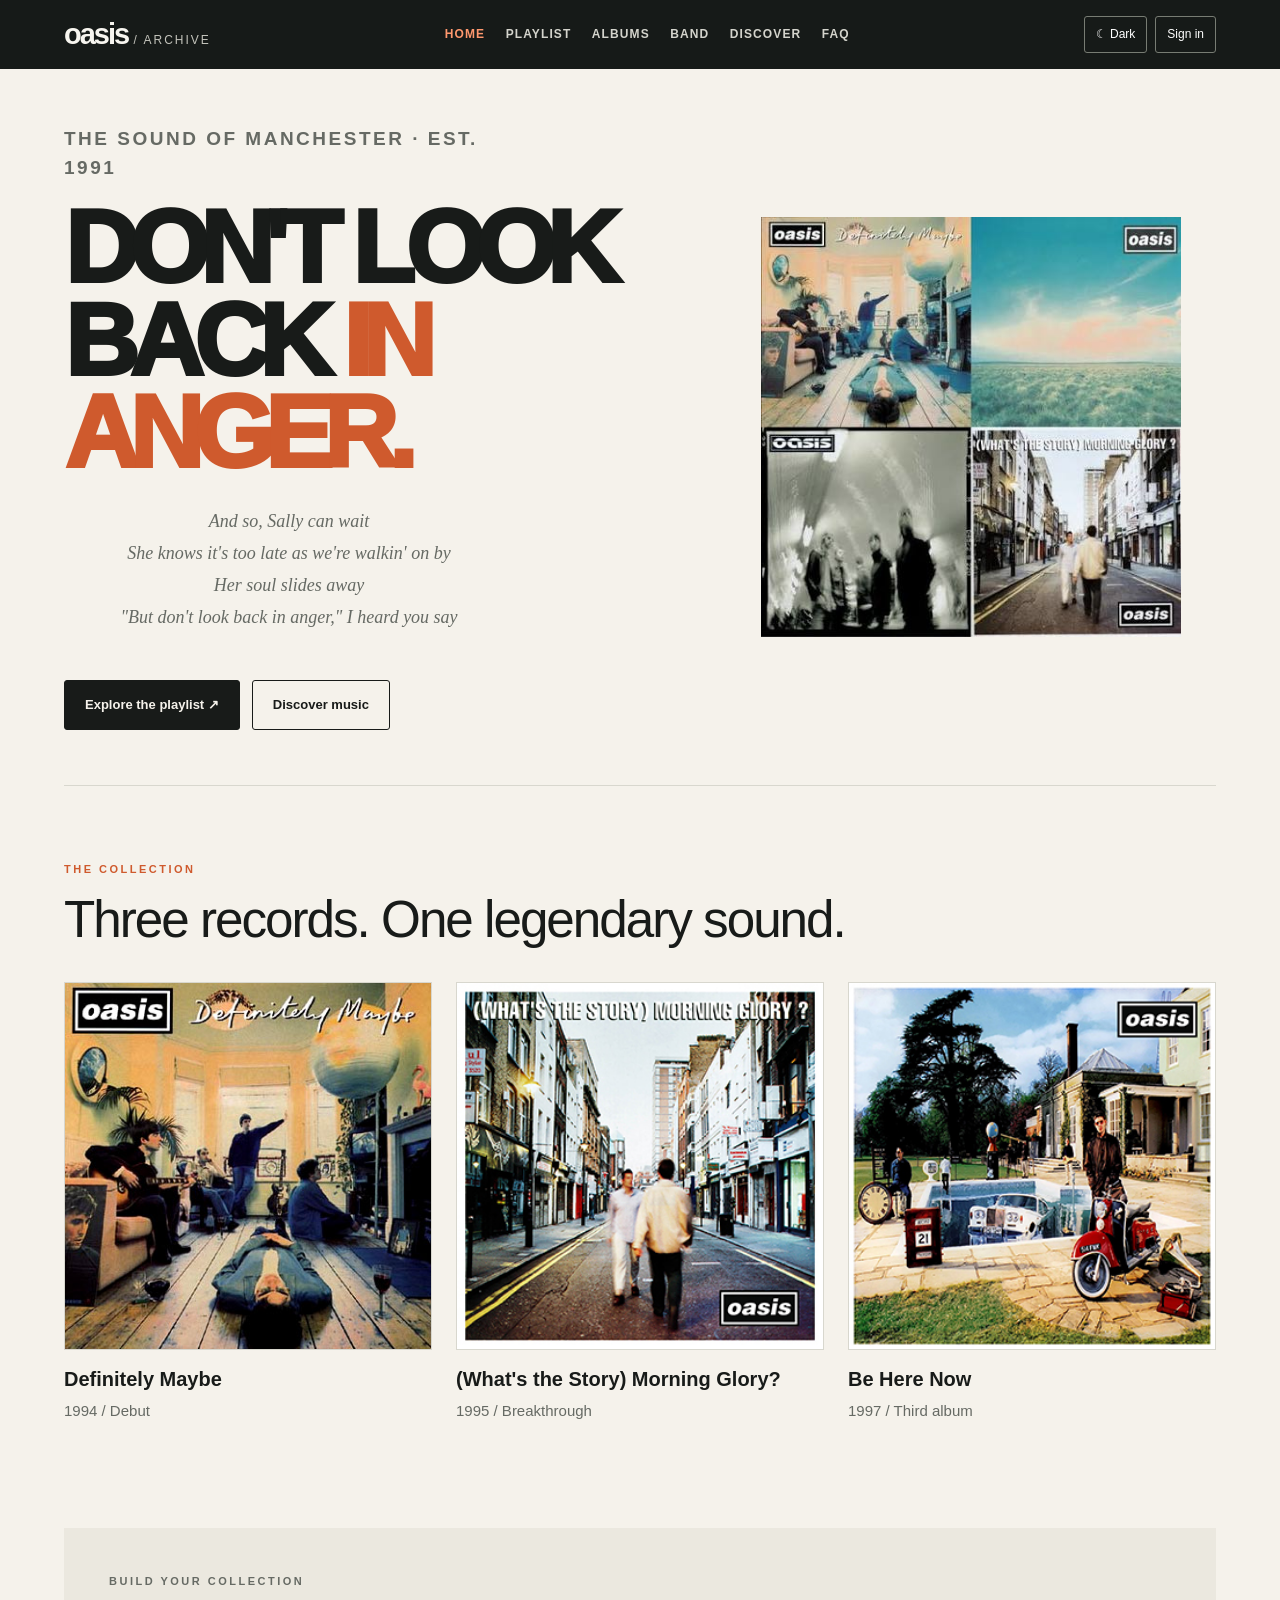
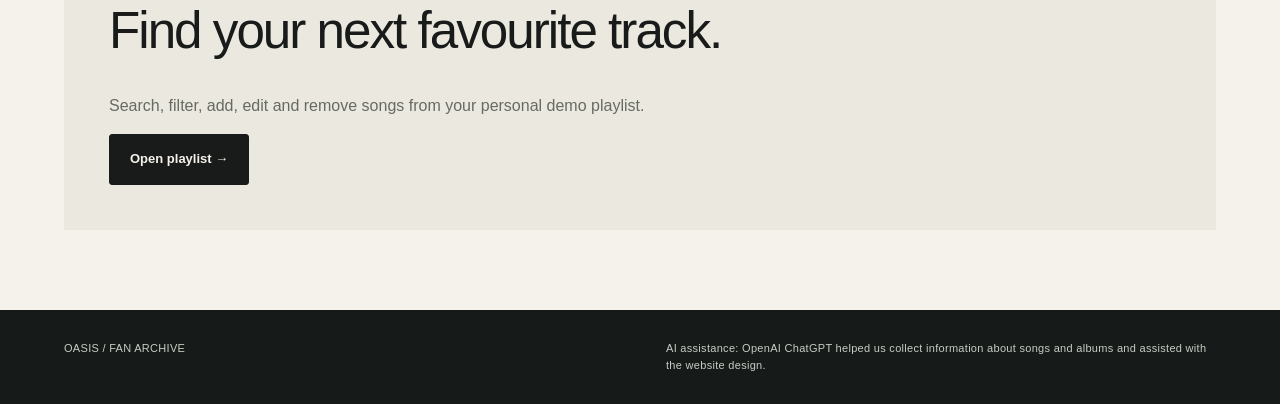
<file: index.html>
<!doctype html>
<html lang="en">
  <head>
    <meta charset="UTF-8">
    <meta name="viewport" content="width=device-width,initial-scale=1">
    <meta name="description" content="Oasis music fan archive and interactive playlist">
    <title>Home | Oasis Archive</title>
    <link rel="stylesheet" href="vendor/bootstrap-5.3.3.min.css">
    <link rel="stylesheet" href="style.css">
  </head>
  <body data-page="index">
    <header class="site-header">
      <a class="brand" href="index.html">oasis<p> / archive</p></a>
      <nav aria-label="Main navigation">
        <a href="index.html" class="nav-link">Home</a>
        <a href="songs.html" class="nav-link">Playlist</a>
        <a href="albums.html" class="nav-link">Albums</a>
        <a href="artists.html" class="nav-link">Band</a>
        <a href="discover.html" class="nav-link">Discover</a>
        <a href="faq.html" class="nav-link">FAQ</a>
      </nav>
      <div class="header-actions">
        <button type="button" class="utility" id="theme-toggle">☾ Theme</button>
        <button type="button" class="utility" id="auth-toggle">Sign in</button>
      </div>
    </header>
    <main class="site-main">
      <section class="home-hero">
        <div class="hero-copy">
          <p class="eyebrow">THE SOUND OF MANCHESTER · EST. 1991</p>
          <h1>DON'T LOOK BACK <em>IN ANGER.</em></h1>
          <div class="hero-lyrics">
            <p>And so, Sally can wait</p>
            <p>She knows it's too late as we're walkin' on by</p>
            <p>Her soul slides away</p>
            <p>"But don't look back in anger," I heard you say</p>
          </div>
          <div class="hero-buttons">
            <a class="primary-button" href="songs.html">Explore the playlist ↗</a>
            <a class="outline-button" href="discover.html">Discover music</a>
          </div>
        </div>
        <img src="images/allAlbums.jpg" alt="Oasis album artwork collage">
      </section>
      <section class="intro-section">
        <p class="eyebrow">THE COLLECTION</p>
        <h2>Three records. One legendary sound.</h2>
        <div class="album-grid">
          <a class="album-card" href="albums.html">
            <img src="images/definitely-maybe.jpg" alt="Definitely Maybe">
            <strong>Definitely Maybe</strong>
            <p>1994 / Debut</p>
          </a>
          <a class="album-card" href="albums.html">
            <img src="images/morning-glory.jpg" alt="Morning Glory">
            <strong>(What's the Story) Morning Glory?</strong>
            <p>1995 / Breakthrough</p>
          </a>
          <a class="album-card" href="albums.html">
            <img src="images/be-here-now.jpg" alt="Be Here Now">
            <strong>Be Here Now</strong>
            <p>1997 / Third album</p>
          </a>
        </div>
      </section>
      <section class="feature-banner">
        <p class="eyebrow">BUILD YOUR COLLECTION</p>
        <h2>Find your next favourite track.</h2>
        <p>Search, filter, add, edit and remove songs from your personal demo playlist.</p>
        <a class="primary-button" href="songs.html">Open playlist →</a>
      </section>
    </main>
    <footer class="site-footer">
      <p>OASIS / FAN ARCHIVE</p>
      <p>AI assistance: OpenAI ChatGPT helped us collect information about songs and albums and assisted with the website design.</p>
    </footer>
    <dialog id="auth-dialog" class="auth-dialog">
      <form id="auth-form" novalidate>
        <button type="button" class="close-dialog" id="auth-close" aria-label="Close">×</button>
        <h2>Fan sign in</h2>
        <p>Local demo sign-in. No password is collected or sent to a server.</p>
        <label for="auth-name">Your name</label>
        <input id="auth-name" type="text" minlength="2" maxlength="40" required placeholder="Your name">
        <label for="auth-email">Email</label>
        <input id="auth-email" type="email" required placeholder="you@example.com">
        <p id="auth-error" role="alert"></p>
        <button class="primary-button" type="submit">Sign in</button>
      </form>
    </dialog>
    <script src="vendor/jquery-3.7.1.min.js"></script>
    <script src="js/shared.js"></script>
  </body>
</html>
</file>
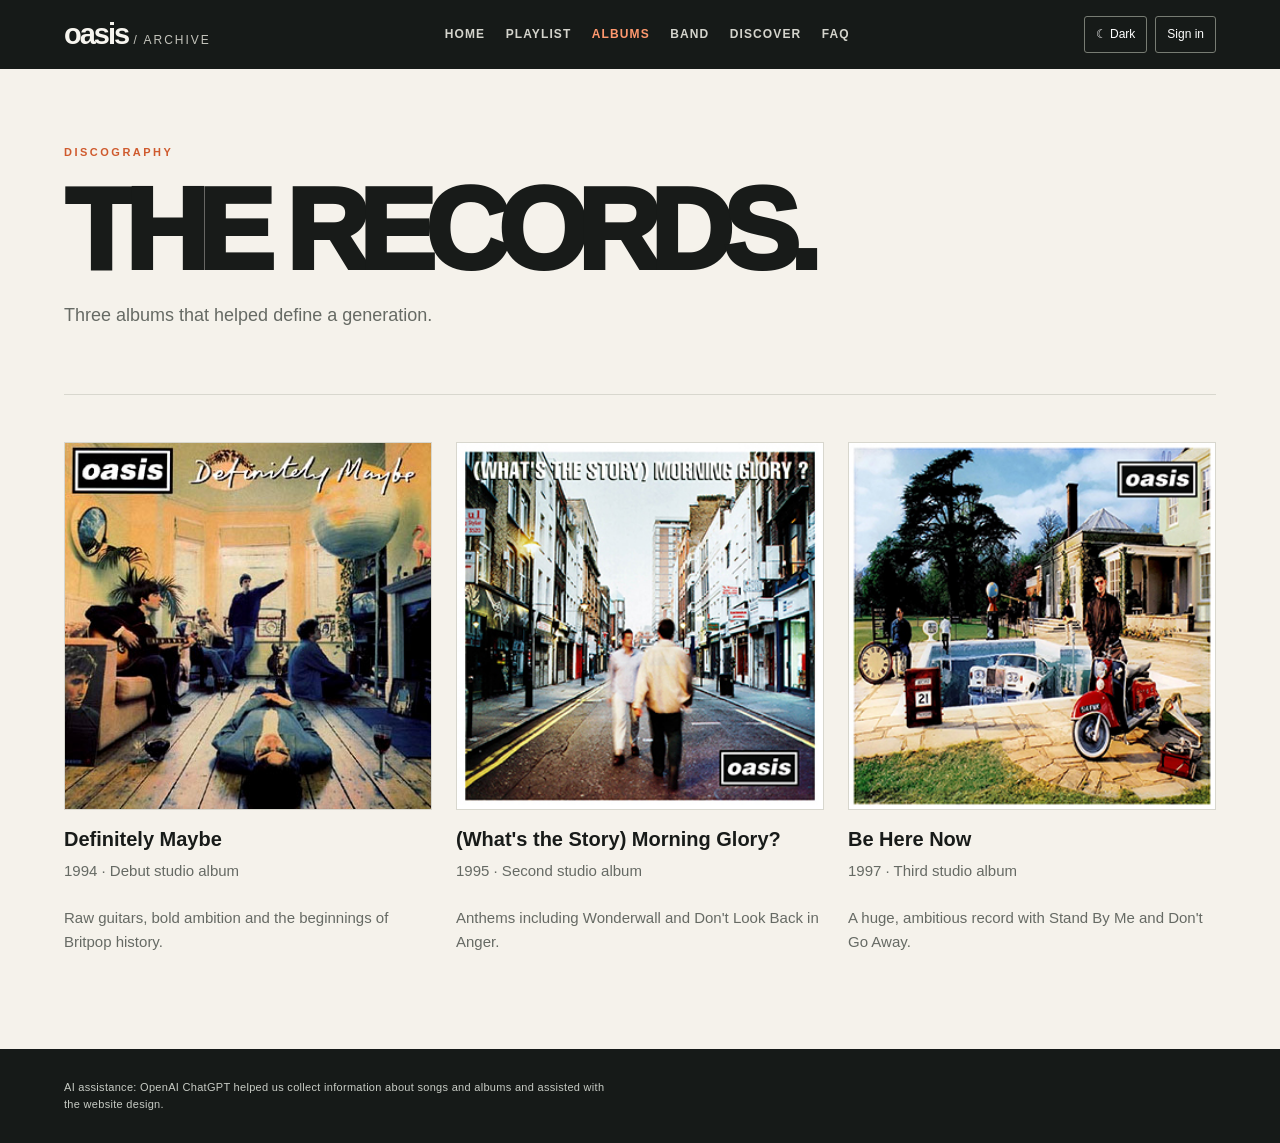
<file: albums.html>
<!doctype html>
<html lang="en">
  <head>
    <meta charset="UTF-8">
    <meta name="viewport" content="width=device-width,initial-scale=1">
    <meta name="description" content="Oasis music fan archive and interactive playlist">
    <title>Albums | Oasis Archive</title>
    <link rel="stylesheet" href="vendor/bootstrap-5.3.3.min.css">
    <link rel="stylesheet" href="style.css">
  </head>
  <body data-page="albums">
    <header class="site-header">
      <a class="brand" href="index.html">oasis<p> / archive</p></a>
      <nav aria-label="Main navigation">
        <a href="index.html" class="nav-link">Home</a>
        <a href="songs.html" class="nav-link">Playlist</a>
        <a href="albums.html" class="nav-link">Albums</a>
        <a href="artists.html" class="nav-link">Band</a>
        <a href="discover.html" class="nav-link">Discover</a>
        <a href="faq.html" class="nav-link">FAQ</a>
      </nav>
      <div class="header-actions">
        <button type="button" class="utility" id="theme-toggle">☾ Theme</button>
        <button type="button" class="utility" id="auth-toggle">Sign in</button>
      </div>
    </header>
    <main class="site-main">
      <div class="page-heading">
        <p class="eyebrow">DISCOGRAPHY</p>
        <h1>THE RECORDS.</h1>
        <p>Three albums that helped define a generation.</p>
      </div>
      <div class="album-grid large">
        <article class="album-card">
          <button class="album-open" data-image="images/definitely-maybe.jpg" data-title="Definitely Maybe">
            <img src="images/definitely-maybe.jpg" alt="Definitely Maybe album cover">
          </button>
          <strong>Definitely Maybe</strong>
          <p>1994 · Debut studio album</p>
          <p>Raw guitars, bold ambition and the beginnings of Britpop history.</p>
        </article>
        <article class="album-card">
          <button class="album-open" data-image="images/morning-glory.jpg" data-title="(What's the Story) Morning Glory?">
            <img src="images/morning-glory.jpg" alt="Morning Glory album cover">
          </button>
          <strong>(What's the Story) Morning Glory?</strong>
          <p>1995 · Second studio album</p>
          <p>Anthems including Wonderwall and Don't Look Back in Anger.</p>
        </article>
        <article class="album-card">
          <button class="album-open" data-image="images/be-here-now.jpg" data-title="Be Here Now">
            <img src="images/be-here-now.jpg" alt="Be Here Now album cover">
          </button>
          <strong>Be Here Now</strong>
          <p>1997 · Third studio album</p>
          <p>A huge, ambitious record with Stand By Me and Don't Go Away.</p>
        </article>
      </div>
      <dialog id="album-dialog" class="album-dialog">
        <button type="button" id="album-close" class="close-dialog">×</button>
        <img id="album-large" alt="Expanded album artwork">
        <p id="album-caption"></p>
      </dialog>
    </main>
    <footer class="site-footer">
      <p>AI assistance: OpenAI ChatGPT helped us collect information about songs and albums and assisted with the website design.</p>
    </footer>
    <dialog id="auth-dialog" class="auth-dialog">
      <form id="auth-form" novalidate>
        <button type="button" class="close-dialog" id="auth-close" aria-label="Close">×</button>
        <h2>Fan sign in</h2>
        <p>Local demo sign-in. No password is collected or sent to a server.</p>
        <label for="auth-name">Your name</label>
        <input id="auth-name" type="text" minlength="2" maxlength="40" required placeholder="Your name">
        <label for="auth-email">Email</label>
        <input id="auth-email" type="email" required placeholder="you@example.com">
        <p id="auth-error" role="alert"></p>
        <button class="primary-button" type="submit">Sign in</button>
      </form>
    </dialog>
    <script src="vendor/jquery-3.7.1.min.js"></script>
    <script src="js/shared.js"></script>
  </body>
</html>
</file>
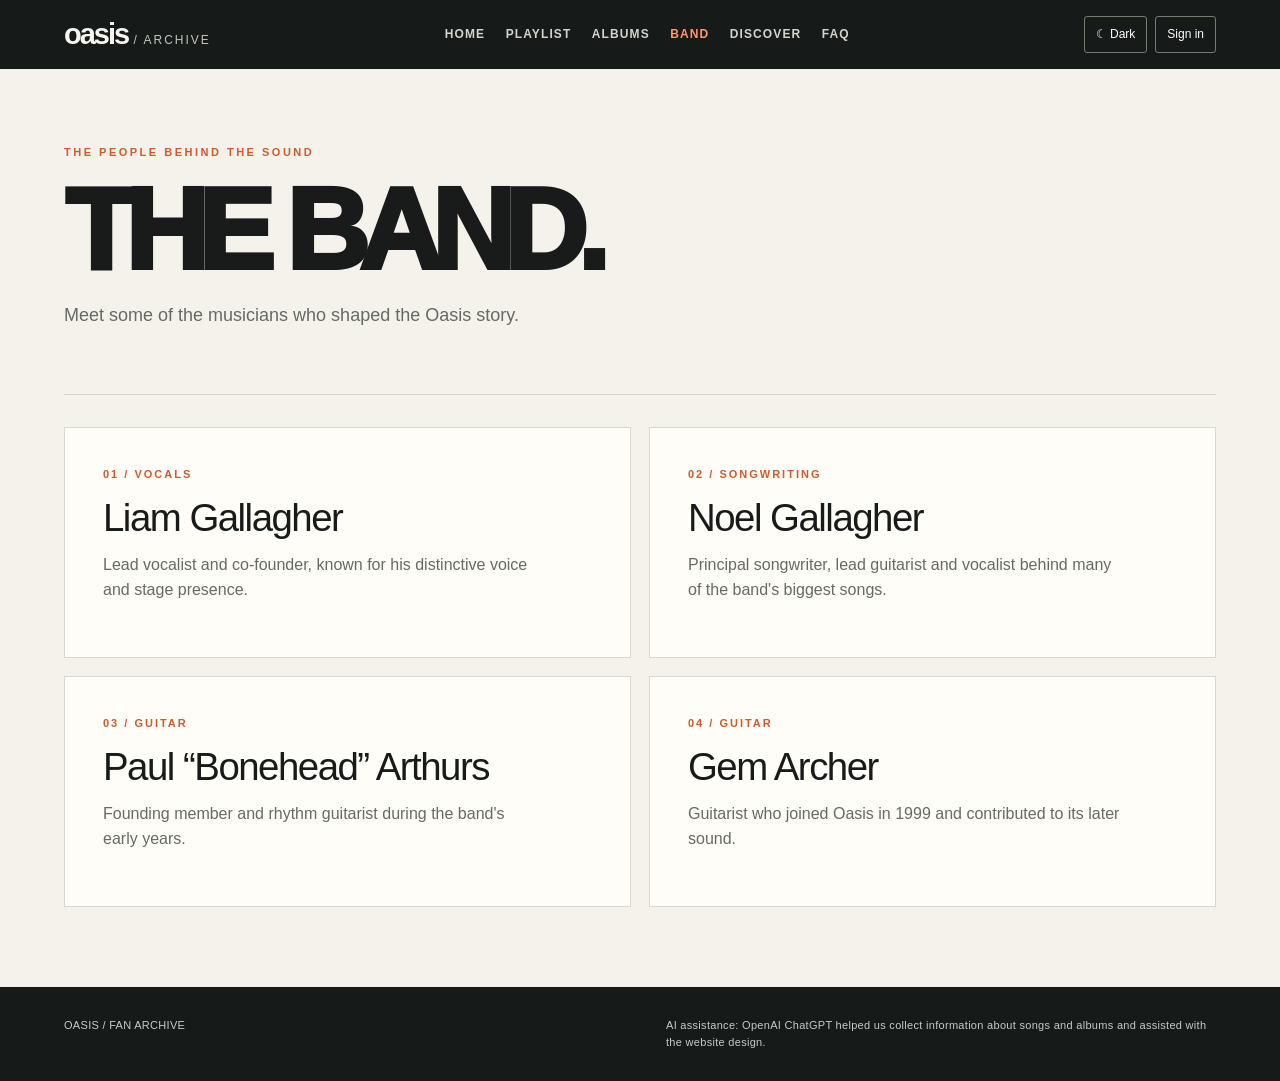
<file: artists.html>
<!doctype html>
<html lang="en">
  <head>
    <meta charset="UTF-8">
    <meta name="viewport" content="width=device-width,initial-scale=1">
    <meta name="description" content="Oasis music fan archive and interactive playlist">
    <title>The Band | Oasis Archive</title>
    <link rel="stylesheet" href="vendor/bootstrap-5.3.3.min.css">
    <link rel="stylesheet" href="style.css">
  </head>
  <body data-page="artists">
    <header class="site-header">
      <a class="brand" href="index.html">oasis<p> / archive</p></a>
      <nav aria-label="Main navigation">
        <a href="index.html" class="nav-link">Home</a>
        <a href="songs.html" class="nav-link">Playlist</a>
        <a href="albums.html" class="nav-link">Albums</a>
        <a href="artists.html" class="nav-link">Band</a>
        <a href="discover.html" class="nav-link">Discover</a>
        <a href="faq.html" class="nav-link">FAQ</a>
      </nav>
      <div class="header-actions">
        <button type="button" class="utility" id="theme-toggle">☾ Theme</button>
        <button type="button" class="utility" id="auth-toggle">Sign in</button>
      </div>
    </header>
    <main class="site-main">
      <div class="page-heading">
        <p class="eyebrow">THE PEOPLE BEHIND THE SOUND</p>
        <h1>THE BAND.</h1>
        <p>Meet some of the musicians who shaped the Oasis story.</p>
      </div>
      <div class="people-grid">
        <article>
          <p class="person-number">01 / VOCALS</p>
          <h2>Liam Gallagher</h2>
          <p>Lead vocalist and co-founder, known for his distinctive voice and stage presence.</p>
        </article>
        <article>
          <p class="person-number">02 / SONGWRITING</p>
          <h2>Noel Gallagher</h2>
          <p>Principal songwriter, lead guitarist and vocalist behind many of the band's biggest songs.</p>
        </article>
        <article>
          <p class="person-number">03 / GUITAR</p>
          <h2>Paul “Bonehead” Arthurs</h2>
          <p>Founding member and rhythm guitarist during the band's early years.</p>
        </article>
        <article>
          <p class="person-number">04 / GUITAR</p>
          <h2>Gem Archer</h2>
          <p>Guitarist who joined Oasis in 1999 and contributed to its later sound.</p>
        </article>
      </div>
    </main>
    <footer class="site-footer">
      <p>OASIS / FAN ARCHIVE</p>
      <p>AI assistance: OpenAI ChatGPT helped us collect information about songs and albums and assisted with the website design.</p>
    </footer>
    <dialog id="auth-dialog" class="auth-dialog">
      <form id="auth-form" novalidate>
        <button type="button" class="close-dialog" id="auth-close" aria-label="Close">×</button>
        <h2>Fan sign in</h2>
        <p>Local demo sign-in. No password is collected or sent to a server.</p>
        <label for="auth-name">Your name</label>
        <input id="auth-name" type="text" minlength="2" maxlength="40" required placeholder="Your name">
        <label for="auth-email">Email</label>
        <input id="auth-email" type="email" required placeholder="you@example.com">
        <p id="auth-error" role="alert"></p>
        <button class="primary-button" type="submit">Sign in</button>
      </form>
    </dialog>
    <script src="vendor/jquery-3.7.1.min.js"></script>
    <script src="js/shared.js"></script>
  </body>
</html>
</file>
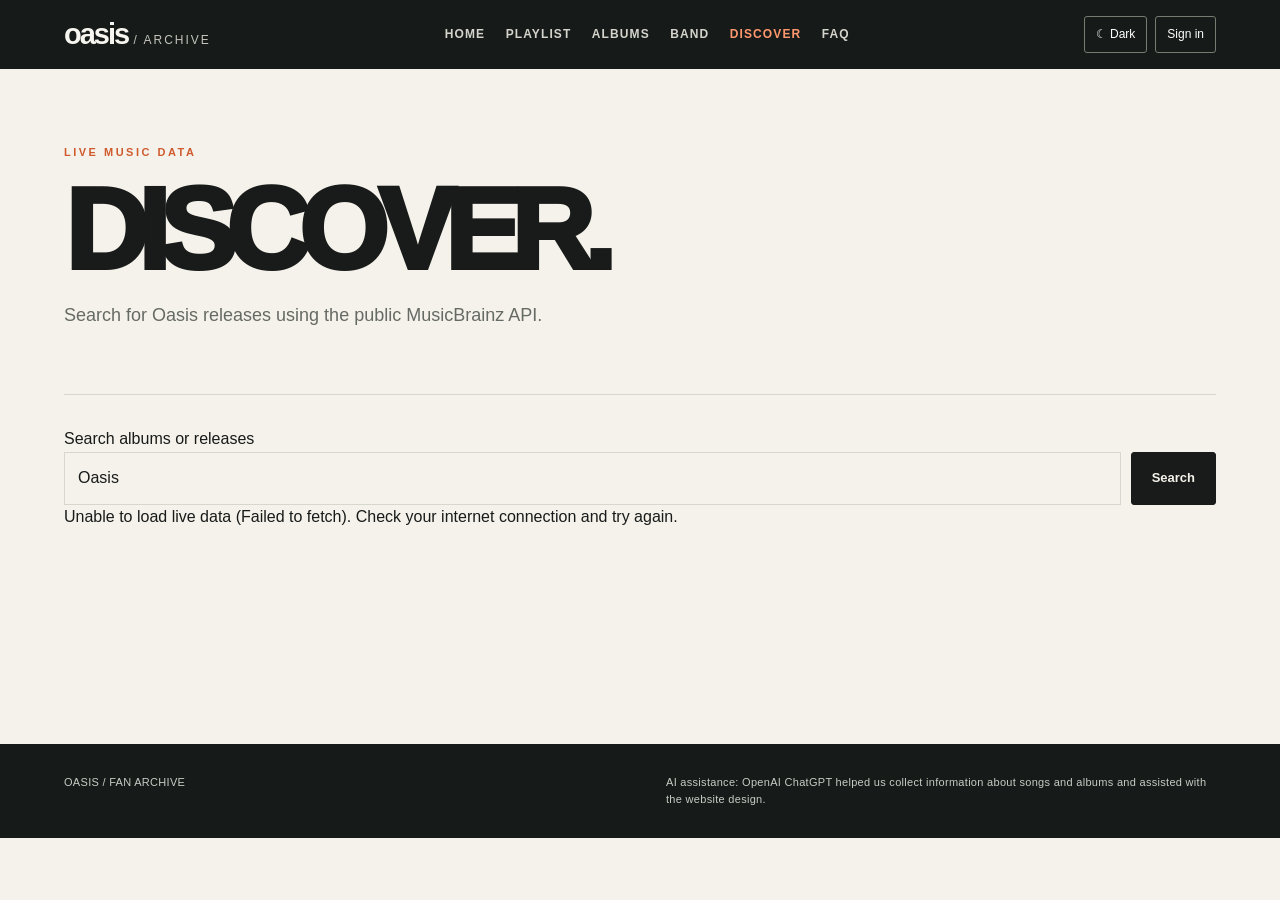
<file: discover.html>
<!doctype html>
<html lang="en">
  <head>
    <meta charset="UTF-8">
    <meta name="viewport" content="width=device-width,initial-scale=1">
    <meta name="description" content="Oasis music fan archive and interactive playlist">
    <title>Discover | Oasis Archive</title>
    <link rel="stylesheet" href="vendor/bootstrap-5.3.3.min.css">
    <link rel="stylesheet" href="style.css">
  </head>
  <body data-page="discover">
    <header class="site-header">
      <a class="brand" href="index.html">oasis<p> / archive</p></a>
      <nav aria-label="Main navigation">
        <a href="index.html" class="nav-link">Home</a>
        <a href="songs.html" class="nav-link">Playlist</a>
        <a href="albums.html" class="nav-link">Albums</a>
        <a href="artists.html" class="nav-link">Band</a>
        <a href="discover.html" class="nav-link">Discover</a>
        <a href="faq.html" class="nav-link">FAQ</a>
      </nav>
      <div class="header-actions">
        <button type="button" class="utility" id="theme-toggle">☾ Theme</button>
        <button type="button" class="utility" id="auth-toggle">Sign in</button>
      </div>
    </header>
    <main class="site-main">
      <div class="page-heading">
        <p class="eyebrow">LIVE MUSIC DATA</p>
        <h1>DISCOVER.</h1>
        <p>Search for Oasis releases using the public MusicBrainz API.</p>
      </div>
      <section class="api-panel">
        <form id="api-form" class="api-form">
          <label for="api-query">Search albums or releases</label>
          <div class="search-row">
            <input id="api-query" value="Oasis" required minlength="2" maxlength="80" placeholder="Oasis">
            <button class="primary-button" type="submit">Search</button>
          </div>
        </form>
        <p id="api-status" role="status" aria-live="polite"></p>
        <div id="api-results" class="result-grid"></div>
      </section>
    </main>
    <footer class="site-footer">
      <p>OASIS / FAN ARCHIVE</p>
      <p>AI assistance: OpenAI ChatGPT helped us collect information about songs and albums and assisted with the website design.</p>
    </footer>
    <dialog id="auth-dialog" class="auth-dialog">
      <form id="auth-form" novalidate>
        <button type="button" class="close-dialog" id="auth-close" aria-label="Close">×</button>
        <h2>Fan sign in</h2>
        <label for="auth-name">Your name</label>
        <input id="auth-name" type="text" minlength="2" maxlength="40" required placeholder="Your name">
        <label for="auth-email">Email</label>
        <input id="auth-email" type="email" required placeholder="you@example.com">
        <p id="auth-error" role="alert"></p>
        <button class="primary-button" type="submit">Sign in</button>
      </form>
    </dialog>
    <script src="vendor/jquery-3.7.1.min.js"></script>
    <script src="js/shared.js"></script>
  </body>
</html>
</file>
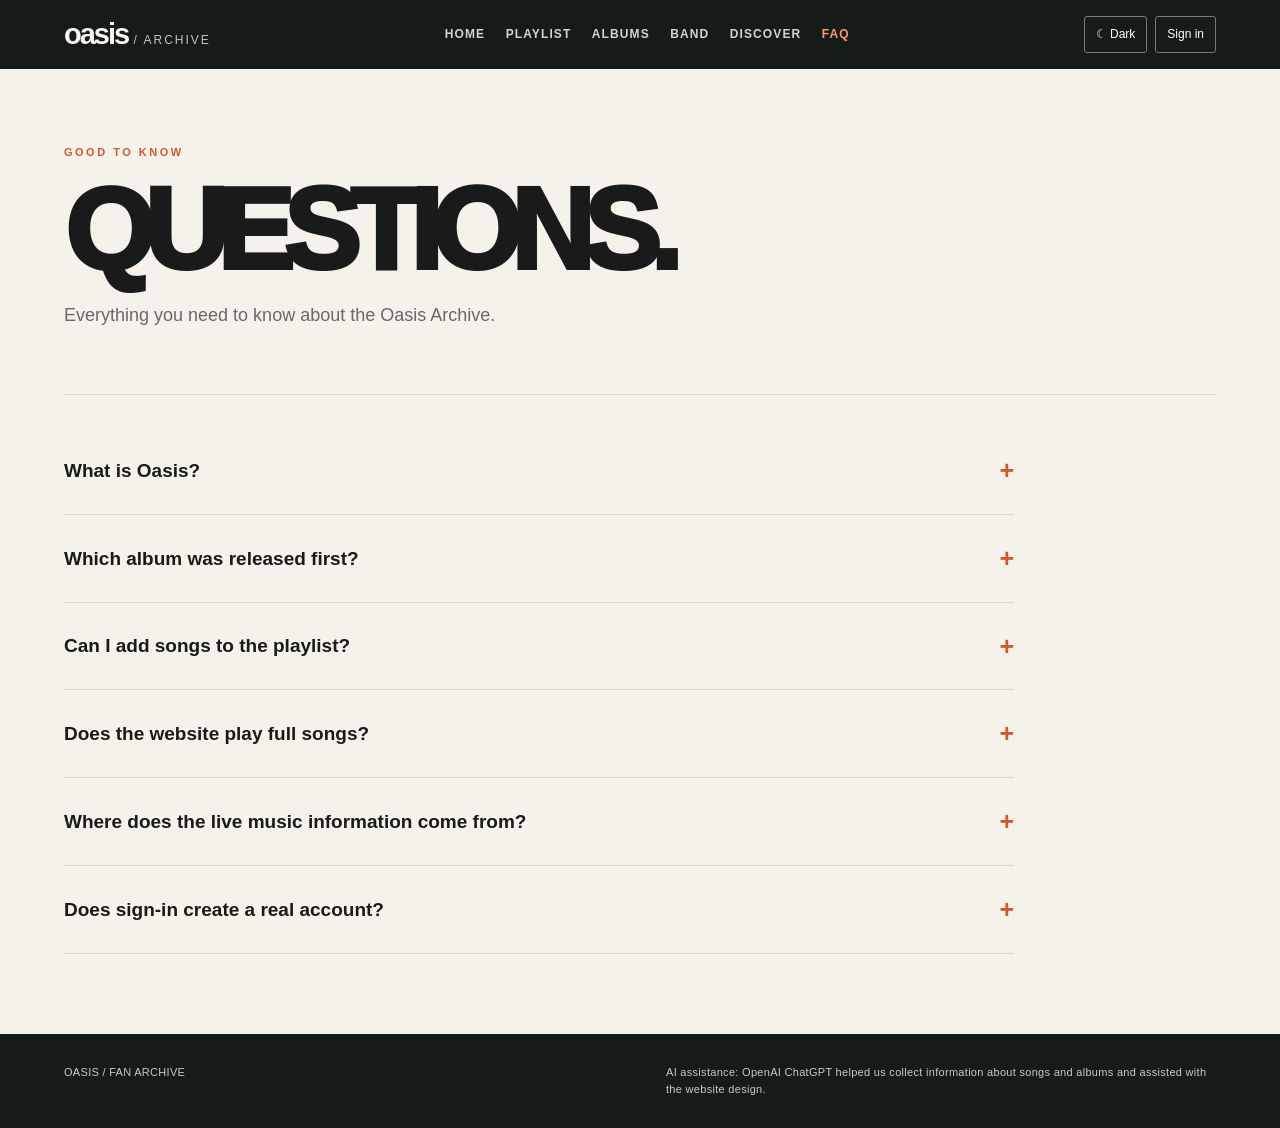
<file: faq.html>
<!doctype html>
<html lang="en">
  <head>
    <meta charset="UTF-8">
    <meta name="viewport" content="width=device-width,initial-scale=1">
    <meta name="description" content="Oasis music fan archive and interactive playlist">
    <title>FAQ | Oasis Archive</title>
    <link rel="stylesheet" href="vendor/bootstrap-5.3.3.min.css">
    <link rel="stylesheet" href="style.css">
  </head>
  <body data-page="faq">
    <header class="site-header">
      <a class="brand" href="index.html">oasis<p> / archive</p></a>
      <nav aria-label="Main navigation">
        <a href="index.html" class="nav-link">Home</a>
        <a href="songs.html" class="nav-link">Playlist</a>
        <a href="albums.html" class="nav-link">Albums</a>
        <a href="artists.html" class="nav-link">Band</a>
        <a href="discover.html" class="nav-link">Discover</a>
        <a href="faq.html" class="nav-link">FAQ</a>
      </nav>
      <div class="header-actions">
        <button type="button" class="utility" id="theme-toggle">☾ Theme</button>
        <button type="button" class="utility" id="auth-toggle">Sign in</button>
      </div>
    </header>
    <main class="site-main">
      <div class="page-heading">
        <p class="eyebrow">GOOD TO KNOW</p>
        <h1>QUESTIONS.</h1>
        <p>Everything you need to know about the Oasis Archive.</p>
      </div>
      <section class="faq-list">
        <div class="faq-item">
          <button class="faq-question">What is Oasis?<p class="faq-indicator">+</p></button>
          <div class="faq-answer">
            <p>Oasis is an English rock band formed in Manchester in 1991, associated with the Britpop movement.</p>
          </div>
        </div>
        <div class="faq-item">
          <button class="faq-question">Which album was released first?<p class="faq-indicator">+</p></button>
          <div class="faq-answer">
            <p>Definitely Maybe was released in 1994.</p>
          </div>
        </div>
        <div class="faq-item">
          <button class="faq-question">Can I add songs to the playlist?<p class="faq-indicator">+</p></button>
          <div class="faq-answer">
            <p>Yes. Open Playlist and use the form to add, edit or remove demo songs.</p>
          </div>
        </div>
        <div class="faq-item">
          <button class="faq-question">Does the website play full songs?<p class="faq-indicator">+</p></button>
          <div class="faq-answer">
            <p>No. This fan archive is for discovery and playlist management, not licensed music streaming.</p>
          </div>
        </div>
        <div class="faq-item">
          <button class="faq-question">Where does the live music information come from?<p class="faq-indicator">+</p></button>
          <div class="faq-answer">
            <p>The Discover page uses the public MusicBrainz API to fetch release data.</p>
          </div>
        </div>
        <div class="faq-item">
          <button class="faq-question">Does sign-in create a real account?<p class="faq-indicator">+</p></button>
          <div class="faq-answer">
            <p>No. This is a browser-only demonstration using localStorage.</p>
          </div>
        </div>
      </section>
    </main>
    <footer class="site-footer">
      <p>OASIS / FAN ARCHIVE</p>
      <p>AI assistance: OpenAI ChatGPT helped us collect information about songs and albums and assisted with the website design.</p>
    </footer>
    <dialog id="auth-dialog" class="auth-dialog">
      <form id="auth-form" novalidate>
        <button type="button" class="close-dialog" id="auth-close" aria-label="Close">×</button>
        <h2>Fan sign in</h2>
        <label for="auth-name">Your name</label>
        <input id="auth-name" type="text" minlength="2" maxlength="40" required placeholder="Your name">
        <label for="auth-email">Email</label>
        <input id="auth-email" type="email" required placeholder="you@example.com">
        <p id="auth-error" role="alert"></p>
        <button class="primary-button" type="submit">Sign in</button>
      </form>
    </dialog>
    <script src="vendor/jquery-3.7.1.min.js"></script>
    <script src="js/shared.js"></script>
  </body>
</html>
</file>
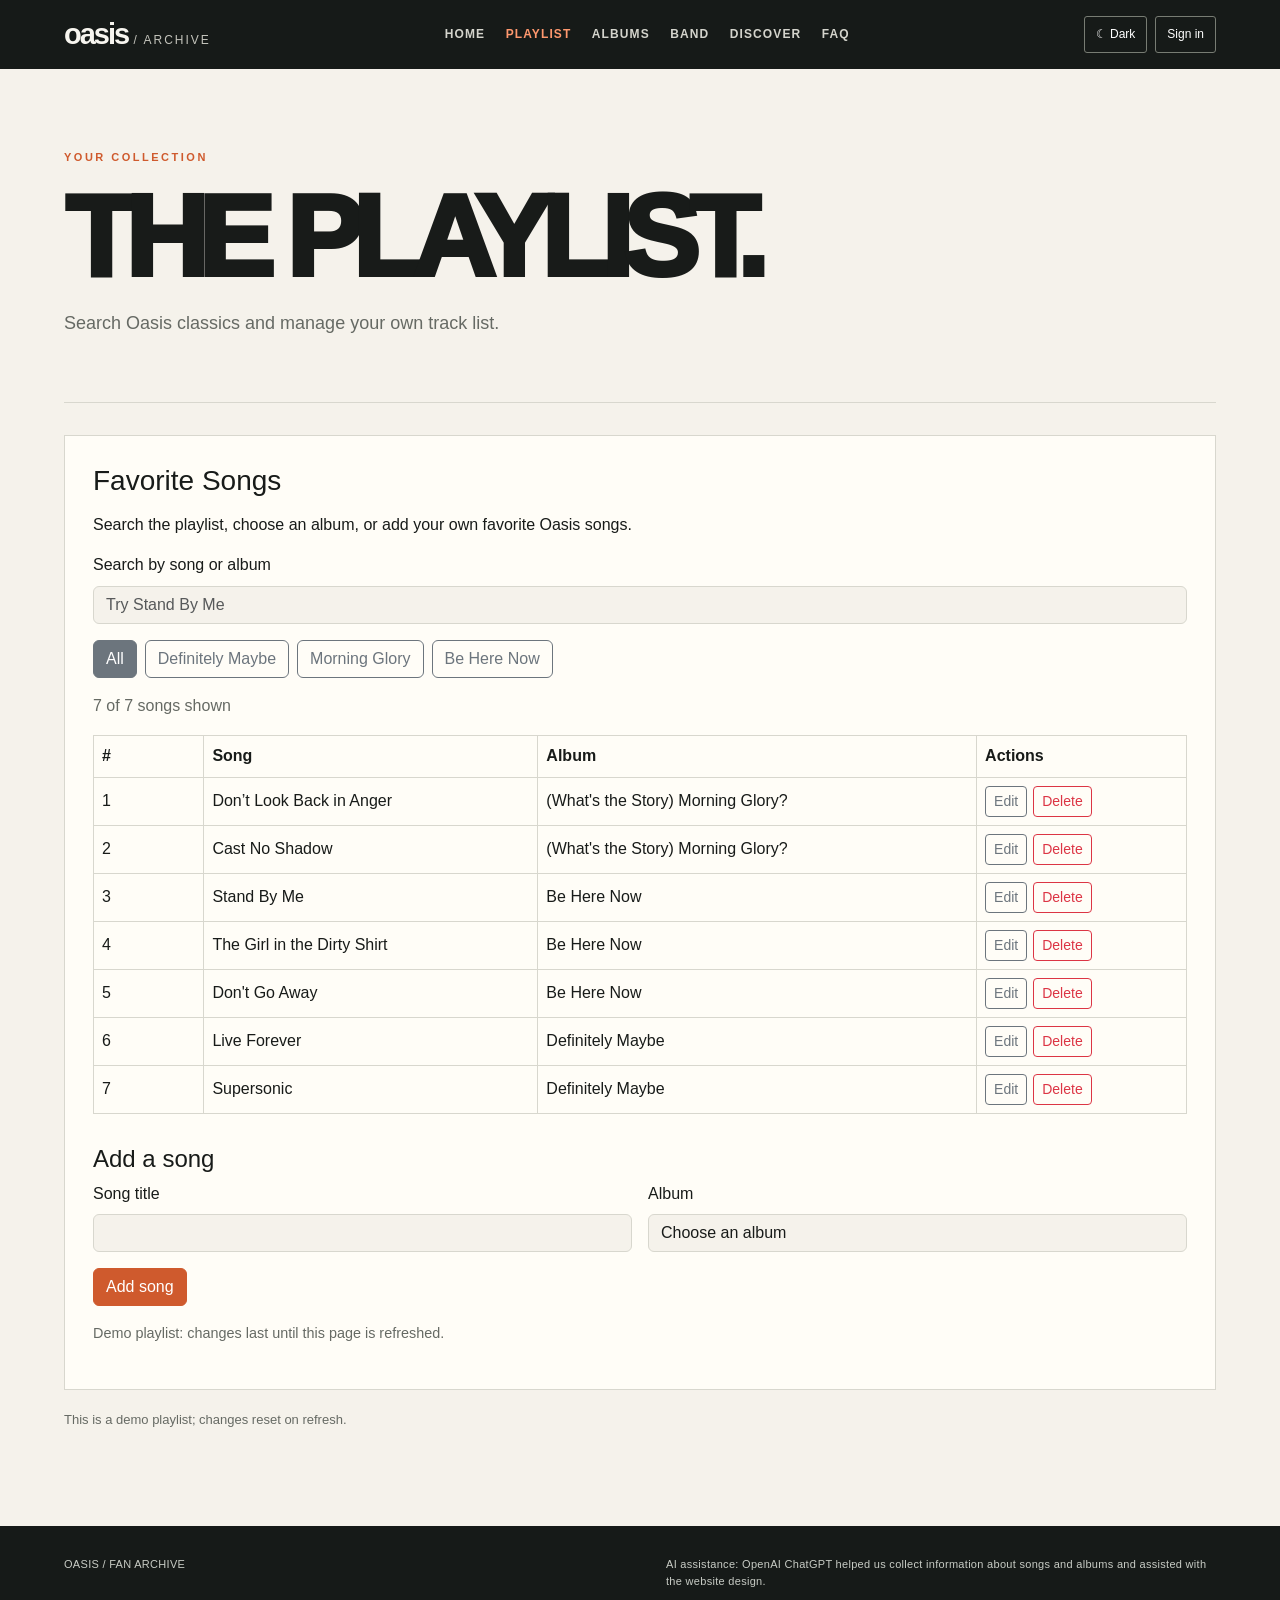
<file: songs.html>
<!doctype html><html lang="en"><head><meta charset="UTF-8"><meta name="viewport" content="width=device-width,initial-scale=1"><meta name="description" content="Oasis music fan archive and interactive playlist"><title>Playlist | Oasis Archive</title><link rel="stylesheet" href="vendor/bootstrap-5.3.3.min.css"><link rel="stylesheet" href="style.css"></head><body data-page="songs"><header class="site-header"><a class="brand" href="index.html">oasis<span> / archive</span></a><nav aria-label="Main navigation"><a href="index.html" class="nav-link">Home</a><a href="songs.html" class="nav-link">Playlist</a><a href="albums.html" class="nav-link">Albums</a><a href="artists.html" class="nav-link">Band</a><a href="discover.html" class="nav-link">Discover</a><a href="faq.html" class="nav-link">FAQ</a></nav><div class="header-actions"><button type="button" class="utility" id="theme-toggle">☾ Theme</button><button type="button" class="utility" id="auth-toggle">Sign in</button></div></header><main class="site-main"><div class="page-heading"><span class="eyebrow">YOUR COLLECTION</span><h1>THE PLAYLIST.</h1><p>Search Oasis classics and manage your own track list.</p></div><section class="section legacy-section" id="songs">
<h3>Favorite Songs</h3>
<p>Search the playlist, choose an album, or add your own favorite Oasis songs.</p>
<label class="form-label" for="song-search">Search by song or album</label>
<input class="form-control mb-3" id="song-search" placeholder="Try Stand By Me" type="search"/>
<div aria-label="Filter songs by album" class="d-flex flex-wrap gap-2 mb-3" id="category-filters" role="group">
<button aria-pressed="true" class="btn btn-outline-secondary active" data-category="all" type="button">All</button>
<button aria-pressed="false" class="btn btn-outline-secondary" data-category="Definitely Maybe" type="button">Definitely Maybe</button>
<button aria-pressed="false" class="btn btn-outline-secondary" data-category="(What's the Story) Morning Glory?" type="button">Morning Glory</button>
<button aria-pressed="false" class="btn btn-outline-secondary" data-category="Be Here Now" type="button">Be Here Now</button>
</div>
<p class="text-secondary" id="song-count" role="status"></p>
<div class="table-responsive">
<table class="table table-bordered align-middle">
<caption class="visually-hidden">Oasis playlist with edit and delete actions</caption>
<thead><tr><th scope="col">#</th><th scope="col">Song</th><th scope="col">Album</th><th scope="col">Actions</th></tr></thead>
<tbody id="song-rows"></tbody>
</table>
</div>
<p id="song-status" role="status"></p>
<h4 id="song-form-title">Add a song</h4>
<form id="song-form" novalidate="">
<div class="row g-3">
<div class="col-md-6">
<label class="form-label" for="song-title">Song title</label>
<input aria-describedby="song-title-feedback" class="form-control" id="song-title" maxlength="120" required="" type="text"/>
<div aria-live="polite" class="invalid-feedback" id="song-title-feedback"></div>
</div>
<div class="col-md-6">
<label class="form-label" for="song-album">Album</label>
<select aria-describedby="song-album-feedback" class="form-select" id="song-album" required="">
<option value="">Choose an album</option>
<option>Definitely Maybe</option>
<option>(What's the Story) Morning Glory?</option>
<option>Be Here Now</option>
</select>
<div aria-live="polite" class="invalid-feedback" id="song-album-feedback"></div>
</div>
</div>
<div class="d-flex flex-wrap gap-2 mt-3">
<button class="btn btn-oasis" id="save-song" type="submit">Add song</button>
<button class="btn btn-outline-secondary" hidden="" id="cancel-edit" type="button">Cancel editing</button>
</div>
</form>
<p class="small-note mt-3">Demo playlist: changes last until this page is refreshed.</p>
<noscript><p class="alert alert-warning">Enable JavaScript to view and edit the playlist.</p></noscript>
</section><dialog aria-describedby="delete-question" aria-labelledby="delete-heading" id="delete-dialog">
<h3 id="delete-heading">Delete song?</h3>
<p id="delete-question"></p>
<form class="d-flex gap-2" method="dialog">
<button autofocus="" class="btn btn-outline-secondary" value="cancel">Cancel</button>
<button class="btn btn-danger" value="delete">Delete song</button>
</form>
</dialog><p class="note">This is a demo playlist; changes reset on refresh.</p></main><footer class="site-footer"><span>OASIS / FAN ARCHIVE</span><span>AI assistance: OpenAI ChatGPT helped us collect information about songs and albums and assisted with the website design.</span></footer><dialog id="auth-dialog" class="auth-dialog"><form id="auth-form" novalidate><button type="button" class="close-dialog" id="auth-close" aria-label="Close">×</button><h2>Fan sign in</h2><p>Local demo sign-in. No password is collected or sent to a server.</p><label for="auth-name">Your name</label><input id="auth-name" type="text" minlength="2" maxlength="40" required placeholder="Your name"><label for="auth-email">Email</label><input id="auth-email" type="email" required placeholder="you@example.com"><p id="auth-error" role="alert"></p><button class="primary-button" type="submit">Sign in</button></form></dialog><script src="vendor/jquery-3.7.1.min.js"></script><script src="js/shared.js"></script><script src="js/script.js"></script></body></html>
</file>
<file: style.css>
* {
  margin:0;
  padding:0;
  box-sizing:border-box
}
body {
  font-family:Arial,sans-serif;
  background:#f2f2f2;
  color:#222;
  line-height:1.6
}
.header {
  background:#2f2f2f;
  color:white;
  padding:20px;
  text-align:center
}
.header h1 {
  margin-bottom:10px
}
nav {
  display:flex;
  justify-content:center;
  gap:15px;
  flex-wrap:wrap
}
nav a {
  color:white;
  text-decoration:none
}
.main {
  width:90%;
  margin:20px auto
}
.hero {
  display:flex;
  justify-content:space-between;
  align-items:center;
  background:#ffffff;
  border:1px solid #ccc;
  padding:20px;
  margin-bottom:20px
}
.hero-text,.hero-box {
  width:48%
}
.small {
  color:#cc6600;
  font-weight:bold
}
.hero h2 {
  font-size:36px;
  margin:10px 0
}
.hero-box {
  background:#f0f0f0;
  border:1px solid #ccc;
  padding:20px
}
.section {
  background:white;
  border:1px solid #ccc;
  padding:20px;
  margin-bottom:20px
}
.section h3 {
  margin-bottom:15px
}
table {
  width:100%;
  border-collapse:collapse
}
th,td {
  border:1px solid #ccc;
  padding:10px;
  text-align:left
}
.albums,.artists {
  display:flex;
  gap:15px;
  flex-wrap:wrap
}
.album-box,.artist-box {
  flex:1;
  min-width:180px;
  background:#fafafa;
  border:1px solid #ccc;
  padding:10px
}
.footer {
  background:#2f2f2f;
  color:white;
  text-align:center;
  padding:15px
}
@media (max-width:768px) {
  .hero {
    flex-direction:column
  }
  .hero-text,.hero-box {
    width:100%
  }
}
@media (max-width:480px) {
  nav {
    flex-direction:column
  }
  .header h1 {
    font-size:28px
  }
  .hero h2 {
    font-size:28px
  }
  .main {
    width:95%
  }
}
.btn-oasis {
  background:#a64f00;
  color:white;
  border-color:#a64f00
}
.btn-oasis:hover,.btn-oasis:focus {
  background:#803d00;
  color:white
}
.small-note {
  color:#555;
  font-size:0.9rem
}
.artist-box {
  overflow-wrap:anywhere
}
.table th,.table td {
  min-width:65px
}
.song-actions {
  display:flex;
  flex-wrap:wrap;
  gap:6px
}
.gallery-item {
  display:block;
  width:100%;
  padding:0;
  border:0;
  background:transparent;
  margin-bottom:12px
}
.gallery-item img {
  width:100%;
  aspect-ratio:1;
  object-fit:contain;
  background:#eee
}
.strength-indicator {
  padding:6px 10px;
  background:#eee;
  border-left:5px solid #777;
  font-size:0.9rem
}
.strength-weak {
  background:#f8d7da;
  border-color:#b02a37;
  color:#842029
}
.strength-medium {
  background:#fff3cd;
  border-color:#997404;
  color:#664d03
}
.strength-strong {
  background:#d1e7dd;
  border-color:#146c43;
  color:#0f5132
}
#lightbox {
  display:none;
  position:fixed;
  inset:0;
  z-index:1050;
  background:rgba(0,0,0,0.85);
  padding:20px;
  overflow-y:auto
}
.lightbox-panel {
  width:min(100%,800px);
  margin:0 auto;
  text-align:center;
  color:white
}
#lightbox-close {
  display:block;
  margin:0 0 12px auto
}
#lightbox-image {
  display:block;
  max-width:100%;
  max-height:65vh;
  object-fit:contain;
  margin:0 auto 12px
}
body.gallery-open {
  overflow:hidden
}
#delete-dialog {
  margin:auto;
  width:min(90%,440px);
  padding:24px;
  border:1px solid #ccc
}
#delete-dialog::backdrop {
  background:rgba(0,0,0,0.6)
}
:focus-visible {
  outline:3px solid #1d70b8;
  outline-offset:3px
}
@media (max-width:480px) {
  .section {
    padding:15px
  }
  .artist-box {
    min-width:0;
    flex-basis:100%
  }
  #lightbox {
    padding:12px
  }
}
:root {
  --bg:#f5f2eb;
  --surface:#fffdf7;
  --ink:#181b19;
  --muted:#666a64;
  --line:#d8d7ce;
  --accent:#cf5a2d;
  --nav:#161a18;
  --panel:#ebe8df;
  color-scheme:light
}
html[data-theme="dark"] {
  --bg:#131615;
  --surface:#1e2320;
  --ink:#f2f0e9;
  --muted:#b6b7af;
  --line:#3b433c;
  --accent:#ff8856;
  --nav:#0d100e;
  --panel:#252b27;
  color-scheme:dark
}
* {
  box-sizing:border-box
}
html {
  scroll-behavior:smooth
}
body {
  margin:0;
  background:var(--bg);
  color:var(--ink);
  font-family:Arial,Helvetica,sans-serif;
  line-height:1.55
}
a {
  color:inherit
}
button,input,select {
  font:inherit
}
button {
  cursor:pointer
}
.site-header {
  position:sticky;
  top:0;
  z-index:30;
  display:flex;
  align-items:center;
  justify-content:space-between;
  gap:16px;
  padding:16px clamp(20px,5vw,90px);
  background:var(--nav);
  color:#f7f5ef;
  flex-wrap:wrap
}
.brand {
  text-decoration:none;
  font-weight:900;
  font-size:29px;
  letter-spacing:-2px;
  line-height:1
}
.brand p,.brand span {
  display:inline;
  margin:0;
  font-weight:400;
  font-size:12px;
  letter-spacing:2px;
  text-transform:uppercase;
  color:#c4c4bc
}
.site-header nav {
  display:flex;
  gap:clamp(8px,1.6vw,24px);
  flex-wrap:wrap
}
.site-header nav a {
  font-size:12px;
  font-weight:800;
  text-transform:uppercase;
  letter-spacing:1.1px;
  text-decoration:none;
  color:#d4d4cc
}
.site-header nav a:hover,.site-header nav a.active {
  color:#ff986e
}
.header-actions {
  display:flex;
  gap:8px
}
.utility {
  border:1px solid #777c73;
  background:transparent;
  color:#fff;
  border-radius:3px;
  padding:8px 11px;
  font-size:12px
}
.utility:hover {
  background:#383e39
}
.site-main {
  max-width:1400px;
  margin:auto;
  min-height:75vh;
  padding:0 clamp(20px,5vw,80px) 80px
}
.home-hero {
  display:grid;
  grid-template-columns:1.15fr .85fr;
  min-height:530px;
  align-items:stretch;
  border-bottom:1px solid var(--line)
}
.hero-copy {
  display:flex;
  flex-direction:column;
  justify-content:center;
  padding:55px 5vw 55px 0
}
.eyebrow {
  margin:0;
  font-size:11px;
  letter-spacing:2.5px;
  font-weight:900;
  color:var(--accent);
  text-transform:uppercase
}
.home-hero h1,.page-heading h1 {
  font-size:clamp(56px,9vw,130px);
  letter-spacing:-.09em;
  line-height:.9;
  margin:20px 0 25px;
  font-weight:950
}
.home-hero h1 {
  font-size:clamp(48px,8vw,110px)
}
.home-hero h1 em {
  font-style:normal;
  color:var(--accent)
}
.home-hero p {
  max-width:450px;
  font-size:19px;
  color:var(--muted)
}
.hero-lyrics {
  display:grid;
  gap:6px;
  max-width:450px;
  margin:0 0 20px;
  padding:4px 0;
  color:var(--muted);
  font-family:Georgia,"Times New Roman",serif;
  font-size:clamp(15px,1.5vw,18px);
  font-style:italic;
  text-align:center;
  line-height:1.45
}
.home-hero .hero-lyrics p {
  max-width:none;
  margin:0;
  font-size:inherit;
  color:inherit
}
.home-hero img {
  width:100%;
  max-width:420px;
  height:auto;
  aspect-ratio:1;
  min-height:0;
  object-fit:contain;
  justify-self:center;
  align-self:center;
  filter:saturate(.85)
}
.hero-buttons {
  display:flex;
  flex-wrap:wrap;
  gap:12px;
  margin-top:26px
}
.primary-button,.outline-button {
  display:inline-block;
  border:1px solid var(--ink);
  border-radius:3px;
  text-decoration:none;
  font-weight:800;
  font-size:13px;
  padding:14px 20px;
  background:var(--ink);
  color:var(--bg)
}
.outline-button {
  background:transparent;
  color:var(--ink)
}
.primary-button:hover {
  background:var(--accent);
  border-color:var(--accent);
  color:white
}
.intro-section {
  padding:75px 0
}
.intro-section h2,.feature-banner h2 {
  font-size:clamp(30px,4vw,52px);
  letter-spacing:-2px;
  margin:10px 0 32px
}
.album-grid {
  display:grid;
  grid-template-columns:repeat(3,minmax(0,1fr));
  gap:24px
}
.album-card {
  display:flex;
  flex-direction:column;
  text-decoration:none;
  gap:8px;
  min-width:0
}
.album-card img {
  width:100%;
  aspect-ratio:1;
  object-fit:cover;
  border:1px solid var(--line);
  transition:transform .2s
}
.album-card:hover img {
  transform:translateY(-4px)
}
.album-card strong {
  font-size:20px;
  line-height:1.2;
  margin-top:9px
}
.album-card span,.album-card p {
  color:var(--muted);
  font-size:13px
}
.album-card p {
  font-size:15px
}
.feature-banner {
  background:var(--panel);
  padding:45px;
  margin-top:15px
}
.feature-banner p {
  color:var(--muted)
}
.page-heading {
  padding:75px 0 48px;
  border-bottom:1px solid var(--line);
  margin-bottom:32px
}
.page-heading h1 {
  margin:18px 0 20px
}
.page-heading p {
  font-size:18px;
  color:var(--muted)
}
.page-heading .eyebrow {
  font-size:11px;
  color:var(--accent)
}
.large {
  padding-top:15px
}
.album-open {
  padding:0;
  border:0;
  background:none
}
.album-dialog,.auth-dialog {
  border:1px solid var(--line);
  border-radius:8px;
  background:var(--surface);
  color:var(--ink);
  padding:25px;
  max-width:min(92vw,640px)
}
dialog::backdrop {
  background:rgba(0,0,0,.78)
}
.album-dialog img {
  max-height:70vh;
  max-width:100%;
  display:block
}
.close-dialog {
  float:right;
  border:0;
  background:transparent;
  color:var(--ink);
  font-size:28px
}
.people-grid {
  display:grid;
  grid-template-columns:repeat(2,1fr);
  gap:18px
}
.people-grid article {
  padding:38px;
  background:var(--surface);
  border:1px solid var(--line);
  min-height:230px
}
.people-grid h2 {
  font-size:clamp(26px,3vw,44px);
  letter-spacing:-1.5px;
  margin:12px 0
}
.people-grid p {
  max-width:440px;
  color:var(--muted)
}
.people-grid .person-number {
  margin:0;
  color:var(--accent)
}
.person-number {
  font-size:11px;
  font-weight:800;
  letter-spacing:2px;
  color:var(--accent)
}
.release-panel {
  background:var(--surface);
  border:1px solid var(--line);
  padding:28px
}
.release-search-form label {
  display:block;
  font-weight:800;
  margin-bottom:10px
}
.search-row {
  display:flex;
  gap:10px
}
.search-row input {
  flex:1;
  min-width:0;
  padding:13px;
  border:1px solid var(--line);
  background:var(--bg);
  color:var(--ink)
}
.note {
  color:var(--muted);
  font-size:13px;
  margin-top:16px
}
.result-grid {
  display:grid;
  grid-template-columns:repeat(3,1fr);
  gap:12px;
  margin-top:25px
}
.result-card {
  padding:20px;
  border:1px solid var(--line);
  background:var(--bg)
}
.result-card strong {
  display:block;
  margin-bottom:8px
}
.result-card small {
  color:var(--muted)
}
.faq-list {
  max-width:950px
}
.faq-item {
  border-bottom:1px solid var(--line)
}
.faq-question {
  display:flex;
  align-items:center;
  justify-content:space-between;
  gap:20px;
  padding:24px 0;
  width:100%;
  background:transparent;
  color:var(--ink);
  border:0;
  text-align:left;
  font-weight:800;
  font-size:19px
}
.faq-indicator {
  margin:0;
  font-size:25px;
  color:var(--accent)
}
.faq-answer {
  display:none;
  padding:0 35px 22px 0;
  color:var(--muted)
}
.auth-dialog {
  width:420px
}
.auth-dialog form {
  display:flex;
  flex-direction:column;
  gap:10px
}
.auth-dialog input {
  width:100%;
  padding:12px;
  border:1px solid var(--line);
  background:var(--bg);
  color:var(--ink)
}
#auth-error {
  color:#d53c38;
  font-size:13px
}
.site-footer {
  display:flex;
  justify-content:space-between;
  gap:25px;
  flex-wrap:wrap;
  background:var(--nav);
  color:#c8ccc5;
  padding:30px clamp(20px,5vw,90px);
  font-size:11px;
  letter-spacing:.3px
}
.site-footer p,.site-footer span {
  margin:0;
  max-width:550px
}
.legacy-section {
  background:var(--surface);
  color:var(--ink);
  border-color:var(--line);
  padding:28px
}
.legacy-section .table,.legacy-section .table td,.legacy-section .table th {
  color:var(--ink);
  background:var(--surface);
  border-color:var(--line)
}
.legacy-section .form-control,.legacy-section .form-select {
  background:var(--bg);
  color:var(--ink);
  border-color:var(--line)
}
.legacy-section .btn-oasis {
  background:var(--accent);
  border-color:var(--accent)
}
.legacy-section .small-note,.legacy-section .text-secondary {
  color:var(--muted)!important
}
#delete-dialog {
  background:var(--surface);
  color:var(--ink)
}
@media(max-width:900px) {
  .site-header {
    justify-content:center
  }
  .home-hero {
    grid-template-columns:1fr
  }
  .home-hero img {
    width:min(100%,340px);
    height:auto;
    min-height:0
  }
  .album-grid,.result-grid {
    grid-template-columns:repeat(2,1fr)
  }
}
@media(max-width:560px) {
  .site-header nav {
    justify-content:center
  }
  .site-header nav a {
    font-size:10px
  }
  .home-hero h1,.page-heading h1 {
    font-size:56px
  }
  .home-hero h1 {
    font-size:48px
  }
  .hero-copy {
    padding:55px 0
  }
  .album-grid,.result-grid,.people-grid {
    grid-template-columns:1fr
  }
  .search-row {
    flex-direction:column
  }
  .feature-banner {
    padding:25px
  }
  .site-main {
    padding-bottom:45px
  }
}
</file>
